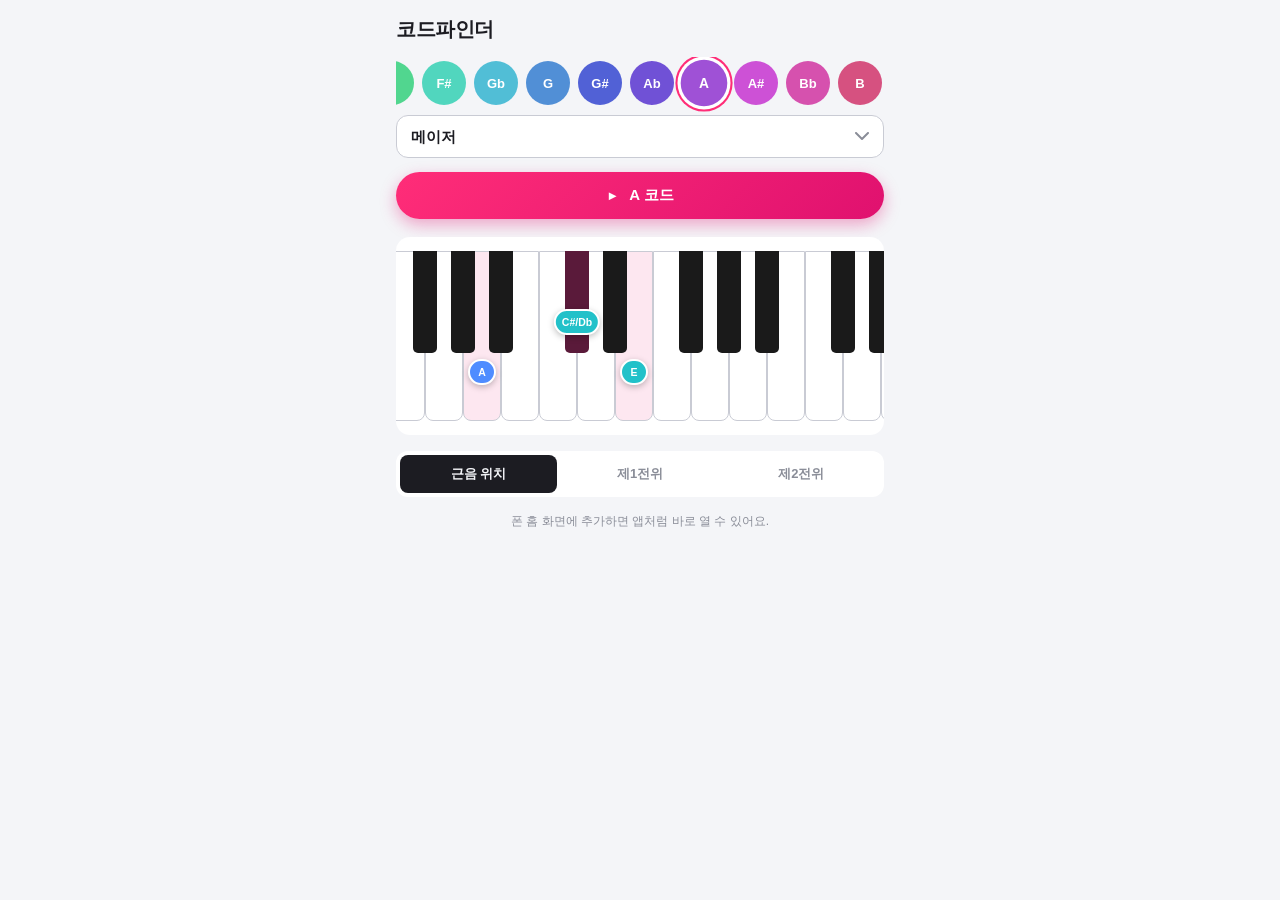
<file: index.html>
<!doctype html>
<html lang="ko">
<head>
<meta charset="utf-8">
<meta name="viewport" content="width=device-width, initial-scale=1, maximum-scale=1, viewport-fit=cover">
<meta name="theme-color" content="#e0116f">
<meta name="mobile-web-app-capable" content="yes">
<meta name="apple-mobile-web-app-capable" content="yes">
<meta name="apple-mobile-web-app-status-bar-style" content="black-translucent">
<meta name="apple-mobile-web-app-title" content="코드파인더">
<meta name="description" content="루트음과 코드 종류를 고르면 피아노 건반 위에 코드 구성음을 보여주는 개인용 코드 뷰어">
<title>코드파인더</title>
<link rel="manifest" href="manifest.webmanifest">
<link rel="icon" href="icons/favicon-32.png" sizes="32x32" type="image/png">
<link rel="apple-touch-icon" href="icons/apple-touch-icon.png">
<link rel="stylesheet" href="styles.css">
</head>
<body>
  <main class="app">
    <header class="app-header">
      <h1>코드파인더</h1>
      <button id="installBtn" class="install-btn" hidden>홈 화면에 추가</button>
    </header>

    <section class="roots" id="roots" aria-label="루트음 선택"></section>

    <section class="chordType">
      <select id="chordType" aria-label="코드 종류 선택"></select>
    </section>

    <button id="playBtn" class="play-banner" type="button">
      <span class="play-icon" aria-hidden="true">&#9658;</span>
      <span id="chordLabel">코드를 연주하세요</span>
    </button>

    <section class="pianoWrap">
      <div class="pianoScroll" id="pianoScroll">
        <div class="piano" id="piano"></div>
      </div>
    </section>

    <section class="inversions" id="inversions" role="tablist" aria-label="전위 선택"></section>

    <p class="hint">폰 홈 화면에 추가하면 앱처럼 바로 열 수 있어요.</p>
  </main>

  <script src="app.js"></script>
</body>
</html>
</file>
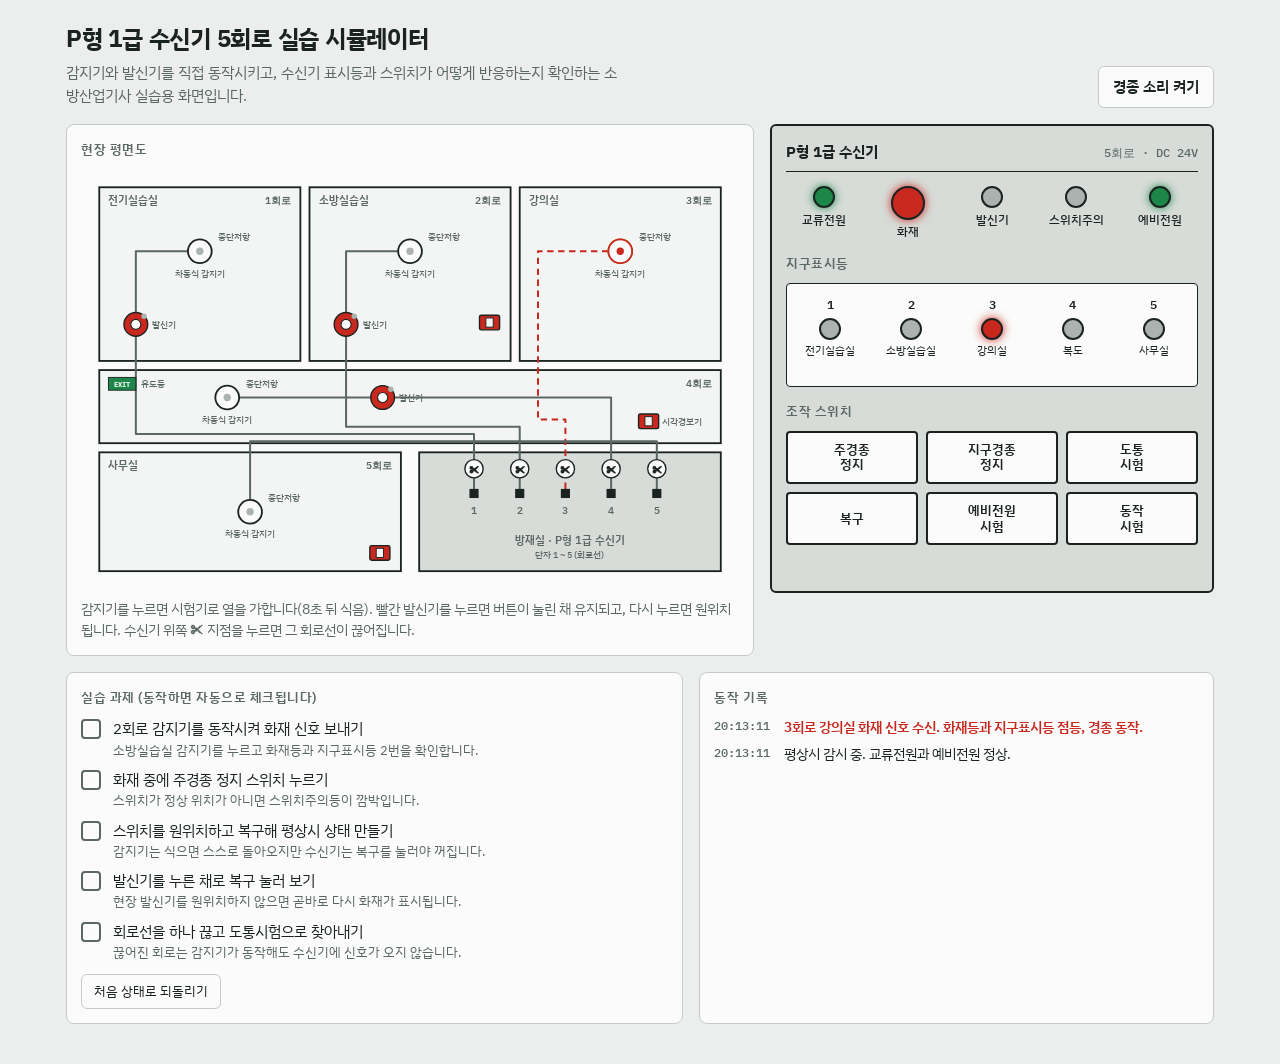
<file: fire-receiver-sim/index.html>
<!DOCTYPE html>
<html lang="ko">
<head>
<meta charset="utf-8">
<meta name="viewport" content="width=device-width, initial-scale=1">
<title>P형 수신기 실습 시뮬레이터</title>
<link rel="preconnect" href="https://fonts.googleapis.com">
<link href="https://fonts.googleapis.com/css2?family=IBM+Plex+Sans+KR:wght@400;500;600;700&family=IBM+Plex+Mono:wght@500;600&display=swap" rel="stylesheet">
<style>
/* layout: 왼쪽 평면도(현장) + 오른쪽 수신기(방재실), 아래에 실습 과제와 동작 기록 */
:root{
  --bg:#eceeed; --surface:#fafbfa; --panel:#d7dcd9; --ink:#1b2321; --muted:#5a6763; --line:#c5ccc8;
  --fire:#c8281e; --ok:#1c8748; --warn:#b97c00; --lamp-off:#aab3af; --room:#f3f5f4;
  --font-body:"IBM Plex Sans KR","Apple SD Gothic Neo","Malgun Gothic",sans-serif;
  --font-mono:"IBM Plex Mono",ui-monospace,Consolas,monospace;
}
@media (prefers-color-scheme: dark){
  :root:not([data-theme="light"]){
    --bg:#131817; --surface:#1c2322; --panel:#283130; --ink:#e5ebe9; --muted:#98a6a1; --line:#34413d;
    --fire:#ff5a4d; --ok:#3fcf7f; --warn:#f0b429; --lamp-off:#4a5653; --room:#202827; color-scheme:dark;
  }
}
:root[data-theme="dark"]{
  --bg:#131817; --surface:#1c2322; --panel:#283130; --ink:#e5ebe9; --muted:#98a6a1; --line:#34413d;
  --fire:#ff5a4d; --ok:#3fcf7f; --warn:#f0b429; --lamp-off:#4a5653; --room:#202827; color-scheme:dark;
}
*{box-sizing:border-box}
html,body{margin:0}
body{background:var(--bg);color:var(--ink);font-family:var(--font-body);font-size:15px;line-height:1.55}
.wrap{max-width:1180px;margin:0 auto;padding:20px 16px 40px;display:flex;flex-direction:column;gap:16px}
header{display:flex;flex-wrap:wrap;gap:12px 24px;align-items:flex-end;justify-content:space-between}
h1{margin:0;font-size:24px;font-weight:700;letter-spacing:-.01em;text-wrap:balance}
header p{margin:4px 0 0;color:var(--muted);max-width:62ch}
h2{margin:0 0 10px;font-size:13px;font-weight:600;color:var(--muted);letter-spacing:.04em}
button{font:inherit;color:inherit;cursor:pointer}
button:focus-visible,[tabindex]:focus-visible{outline:2px solid var(--ink);outline-offset:2px}
.sound{border:1px solid var(--line);background:var(--surface);border-radius:6px;padding:8px 14px;font-weight:600}
.sound[aria-pressed="true"]{border-color:var(--ok);color:var(--ok)}
.main{display:grid;grid-template-columns:minmax(0,1.55fr) minmax(300px,1fr);gap:16px;align-items:start}
.card{background:var(--surface);border:1px solid var(--line);border-radius:8px;padding:14px}
.plan svg{display:block;width:100%;height:auto}
.hint{margin:10px 0 0;color:var(--muted);font-size:13.5px}
/* svg */
.room{fill:var(--room);stroke:var(--ink);stroke-width:2}
.rlabel{font:600 12px var(--font-body);fill:var(--muted)}
.zno{font:600 11px var(--font-mono);fill:var(--muted)}
.wire{fill:none;stroke:var(--muted);stroke-width:2.2;stroke-linejoin:round}
.wire.live{stroke:var(--fire);stroke-dasharray:7 5;animation:flow .5s linear infinite}
.wire.cut{stroke:var(--lamp-off);stroke-dasharray:2 5}
@keyframes flow{to{stroke-dashoffset:-12}}
.dev{cursor:pointer}
.det-body{fill:var(--surface);stroke:var(--ink);stroke-width:2}
.det-led{fill:var(--lamp-off)}
.det.on .det-led{fill:var(--fire)}
.det.on .det-body{stroke:var(--fire)}
.heat{fill:none;stroke:var(--warn);stroke-width:2;opacity:0}
.det.heating .heat{opacity:1;animation:pulse .9s ease-out infinite}
@keyframes pulse{from{r:13;opacity:.9}to{r:26;opacity:0}}
.mcp-body{fill:var(--fire);stroke:var(--ink);stroke-width:1.5}
.mcp-btn{fill:#fff;stroke:var(--ink);stroke-width:1.2}
.mcp.on .mcp-btn{fill:#3a3a3a}
.mcp-led{fill:var(--lamp-off)}
.mcp.on .mcp-led{fill:#ffd23f}
.cutpt circle{fill:var(--surface);stroke:var(--ink);stroke-width:1.5}
.cutpt text{font:600 11px var(--font-mono);fill:var(--ink);text-anchor:middle;dominant-baseline:central;pointer-events:none}
.cutpt.cut circle{fill:var(--warn)}
.term{fill:var(--ink)}
.strobe-body{fill:var(--fire);stroke:var(--ink);stroke-width:1.5}
.strobe-lens{fill:#f4f4f4;stroke:var(--ink);stroke-width:1}
.strobe.on .strobe-lens{animation:flash .5s steps(1) infinite}
@keyframes flash{0%{fill:#fff;filter:drop-shadow(0 0 7px #fff)}50%{fill:#9a9a9a;filter:none}}
.exit{fill:var(--ok);stroke:var(--ink);stroke-width:1}
.exit-t{font:700 8px var(--font-mono);fill:#fff;text-anchor:middle}
.small{font:500 10px var(--font-body);fill:var(--muted)}
.rcv-box{fill:var(--panel);stroke:var(--ink);stroke-width:2}
/* receiver */
.rcv{background:var(--panel);border:2px solid var(--ink);border-radius:6px;padding:14px;display:flex;flex-direction:column;gap:14px}
.plate{display:flex;justify-content:space-between;align-items:baseline;gap:8px;border-bottom:1px solid var(--ink);padding-bottom:8px}
.plate b{font-size:15px}
.plate span{font:500 12px var(--font-mono);color:var(--muted)}
.lamps{display:grid;grid-template-columns:repeat(5,1fr);gap:8px}
.lamp{display:flex;flex-direction:column;align-items:center;gap:5px;font-size:11.5px;text-align:center;line-height:1.25;font-weight:500}
.bulb{width:22px;height:22px;border-radius:50%;background:var(--lamp-off);border:2px solid var(--ink)}
.bulb.red.on{background:var(--fire);box-shadow:0 0 10px var(--fire)}
.bulb.green.on{background:var(--ok);box-shadow:0 0 8px var(--ok)}
.bulb.amber.on{background:var(--warn);box-shadow:0 0 8px var(--warn)}
.bulb.blink.on{animation:blink .7s steps(1) infinite}
@keyframes blink{50%{background:var(--lamp-off);box-shadow:none}}
.fire-big .bulb{width:34px;height:34px}
.zones{display:grid;grid-template-columns:repeat(5,1fr);gap:6px;background:var(--surface);border:1px solid var(--ink);border-radius:4px;padding:10px 6px}
.zone{display:flex;flex-direction:column;align-items:center;gap:4px;font-size:11px;text-align:center;line-height:1.2}
.zone .n{font:600 12px var(--font-mono)}
.cont{font:600 10.5px var(--font-mono);height:14px;color:var(--muted)}
.cont.good{color:var(--ok)} .cont.bad{color:var(--fire)}
.sw{display:grid;grid-template-columns:repeat(3,1fr);gap:8px}
.sw button{background:var(--surface);border:2px solid var(--ink);border-radius:4px;padding:9px 4px;font-size:12.5px;font-weight:600;line-height:1.25;min-height:52px}
.sw button[aria-pressed="true"]{background:var(--ink);color:var(--surface)}
.sw button:active{transform:translateY(1px)}
.meter{font:600 12px var(--font-mono);text-align:right;color:var(--muted);min-height:18px}
.meter.good{color:var(--ok)}
/* bottom */
.bottom{display:grid;grid-template-columns:minmax(0,1.2fr) minmax(0,1fr);gap:16px}
ol.tasks{margin:0;padding:0;list-style:none;display:flex;flex-direction:column;gap:8px}
.tasks li{display:grid;grid-template-columns:22px 1fr;gap:10px;align-items:start}
.tick{width:20px;height:20px;border:2px solid var(--muted);border-radius:4px;margin-top:2px;display:grid;place-items:center;font:700 13px var(--font-mono);color:transparent}
.tasks li.done .tick{background:var(--ok);border-color:var(--ok);color:#fff}
.tasks li.done{color:var(--muted)}
.tasks small{display:block;color:var(--muted);font-size:12.5px}
#log{margin:0;padding:0;list-style:none;font-size:13.5px;display:flex;flex-direction:column;gap:6px;min-height:150px}
#log li{display:grid;grid-template-columns:62px 1fr;gap:8px}
#log time{font:500 12px var(--font-mono);color:var(--muted);padding-top:1px}
#log li.alarm{color:var(--fire);font-weight:600}
.reset{margin-top:12px;background:none;border:1px solid var(--line);border-radius:6px;padding:6px 12px;font-size:13px}
@media (max-width:860px){.main,.bottom{grid-template-columns:1fr}}
@media (prefers-reduced-motion:reduce){.wire.live,.det.heating .heat,.strobe.on .strobe-lens,.bulb.blink.on{animation:none}}
</style>
</head>
<body>
<div class="wrap">
  <header>
    <div>
      <h1>P형 1급 수신기 5회로 실습 시뮬레이터</h1>
      <p>감지기와 발신기를 직접 동작시키고, 수신기 표시등과 스위치가 어떻게 반응하는지 확인하는 소방산업기사 실습용 화면입니다.</p>
    </div>
    <button class="sound" id="soundBtn" aria-pressed="false">경종 소리 켜기</button>
  </header>

  <div class="main">
    <section class="card plan" aria-label="현장 평면도">
      <h2>현장 평면도</h2>
      <svg id="plan" viewBox="0 0 720 460" role="img" aria-label="5개 경계구역 평면도와 배선"></svg>
      <p class="hint">감지기를 누르면 시험기로 열을 가합니다(8초 뒤 식음). 빨간 발신기를 누르면 버튼이 눌린 채 유지되고, 다시 누르면 원위치됩니다. 수신기 위쪽 ✂ 지점을 누르면 그 회로선이 끊어집니다.</p>
    </section>

    <section class="rcv" aria-label="수신기">
      <div class="plate"><b>P형 1급 수신기</b><span>5회로 · DC 24V</span></div>
      <div class="lamps">
        <div class="lamp"><span class="bulb green on" id="lAc"></span>교류전원</div>
        <div class="lamp fire-big"><span class="bulb red" id="lFire"></span>화재</div>
        <div class="lamp"><span class="bulb red" id="lMcp"></span>발신기</div>
        <div class="lamp"><span class="bulb amber blink" id="lSw"></span>스위치주의</div>
        <div class="lamp"><span class="bulb green on" id="lBat"></span>예비전원</div>
      </div>
      <div>
        <h2>지구표시등</h2>
        <div class="zones" id="zones"></div>
      </div>
      <div>
        <h2>조작 스위치</h2>
        <div class="sw">
          <button id="sMain" aria-pressed="false">주경종<br>정지</button>
          <button id="sZone" aria-pressed="false">지구경종<br>정지</button>
          <button id="sCont" aria-pressed="false">도통<br>시험</button>
          <button id="sReset">복구</button>
          <button id="sBat">예비전원<br>시험</button>
          <button id="sTest">동작<br>시험</button>
        </div>
      </div>
      <div class="meter" id="meter" aria-live="polite"></div>
    </section>
  </div>

  <div class="bottom">
    <section class="card">
      <h2>실습 과제 (동작하면 자동으로 체크됩니다)</h2>
      <ol class="tasks" id="tasks"></ol>
      <button class="reset" id="resetAll">처음 상태로 되돌리기</button>
    </section>
    <section class="card">
      <h2>동작 기록</h2>
      <ul id="log" aria-live="polite"></ul>
    </section>
  </div>
</div>

<script>
const NS="http://www.w3.org/2000/svg";
const Z=[
 {name:"전기실습실",room:[20,20,220,190],det:[130,90],mcp:[60,170],wire:"M430,350 V290 H60 V90 H130",tx:430},
 {name:"소방실습실",room:[250,20,220,190],det:[360,90],mcp:[290,170],wire:"M480,350 V282 H290 V90 H360",tx:480},
 {name:"강의실",room:[480,20,220,190],det:[590,90],mcp:null,wire:"M530,350 V274 H500 V90 H590",tx:530},
 {name:"복도",room:[20,220,680,80],det:[160,250],mcp:[330,250],wire:"M580,350 V250 H160",tx:580},
 {name:"사무실",room:[20,310,330,130],det:[185,375],mcp:null,wire:"M630,350 V298 H185 V375",tx:630},
];
const st={heat:[0,0,0,0,0],pressed:[0,0,0,0,0],cut:[0,0,0,0,0],latched:[0,0,0,0,0],mainStop:false,zoneStop:false,cont:false,sound:false};
const done=[0,0,0,0,0];
const TASKS=[
 ["2회로 감지기를 동작시켜 화재 신호 보내기","소방실습실 감지기를 누르고 화재등과 지구표시등 2번을 확인합니다."],
 ["화재 중에 주경종 정지 스위치 누르기","스위치가 정상 위치가 아니면 스위치주의등이 깜박입니다."],
 ["스위치를 원위치하고 복구해 평상시 상태 만들기","감지기는 식으면 스스로 돌아오지만 수신기는 복구를 눌러야 꺼집니다."],
 ["발신기를 누른 채로 복구 눌러 보기","현장 발신기를 원위치하지 않으면 곧바로 다시 화재가 표시됩니다."],
 ["회로선을 하나 끊고 도통시험으로 찾아내기","끊어진 회로는 감지기가 동작해도 수신기에 신호가 오지 않습니다."],
];
const $=id=>document.getElementById(id);
function el(tag,attrs,parent){const e=document.createElementNS(NS,tag);for(const k in attrs)e.setAttribute(k,attrs[k]);if(parent)parent.appendChild(e);return e}
function txt(parent,x,y,cls,s,anchor){const t=el("text",{x,y,class:cls},parent);if(anchor)t.setAttribute("text-anchor",anchor);t.textContent=s;return t}
function clickable(g,label,fn){g.setAttribute("tabindex","0");g.setAttribute("role","button");g.setAttribute("aria-label",label);g.addEventListener("click",fn);g.addEventListener("keydown",e=>{if(e.key==="Enter"||e.key===" "){e.preventDefault();fn()}})}

// ---------- 평면도 그리기
const svg=$("plan"),wires=[],dets=[],mcps=[],cuts=[],strobes=[];
Z.forEach((z,i)=>{const [x,y,w,h]=z.room;el("rect",{x,y,width:w,height:h,class:"room"},svg);
  txt(svg,x+10,y+18,"rlabel",z.name);txt(svg,x+w-10,y+18,"zno",(i+1)+"회로","end")});
el("rect",{x:370,y:310,width:330,height:130,class:"rcv-box"},svg);
txt(svg,535,410,"rlabel","방재실 · P형 1급 수신기","middle");
txt(svg,535,426,"small","단자 1 ~ 5 (회로선)","middle");
Z.forEach((z,i)=>{wires[i]=el("path",{d:z.wire,class:"wire"},svg)});
Z.forEach((z,i)=>{
  el("rect",{x:z.tx-5,y:350,width:10,height:10,class:"term"},svg);txt(svg,z.tx,378,"zno",i+1,"middle");
  const c=el("g",{class:"cutpt dev"},svg);el("circle",{cx:z.tx,cy:328,r:10},c);txt(c,z.tx,328,"","✂");
  clickable(c,(i+1)+"회로 회로선 끊기 또는 다시 잇기",()=>toggleCut(i));cuts[i]=c;
  const [dx,dy]=z.det,d=el("g",{class:"det dev"},svg);
  el("circle",{cx:dx,cy:dy,r:13,class:"heat"},d);el("circle",{cx:dx,cy:dy,r:13,class:"det-body"},d);el("circle",{cx:dx,cy:dy,r:4,class:"det-led"},d);
  txt(svg,dx,dy+28,"small","차동식 감지기","middle");txt(svg,dx+20,dy-12,"small","종단저항");
  clickable(d,(i+1)+"회로 감지기에 열 가하기",()=>heat(i));dets[i]=d;
  if(z.mcp){const [mx,my]=z.mcp,m=el("g",{class:"mcp dev"},svg);
    el("circle",{cx:mx,cy:my,r:13,class:"mcp-body"},m);el("circle",{cx:mx,cy:my,r:5.5,class:"mcp-btn"},m);el("circle",{cx:mx+9,cy:my-9,r:3,class:"mcp-led"},m);
    txt(svg,mx+18,my+4,"small","발신기");clickable(m,(i+1)+"회로 발신기 누르기 또는 원위치",()=>press(i));mcps[i]=m}
});
[[436,160],[610,268],[316,412]].forEach(([x,y])=>{const g=el("g",{class:"strobe"},svg);el("rect",{x,y,width:22,height:16,rx:2,class:"strobe-body"},g);el("rect",{x:x+7,y:y+3,width:8,height:10,class:"strobe-lens"},g);strobes.push(g)});
txt(svg,636,280,"small","시각경보기");
el("rect",{x:30,y:228,width:30,height:14,class:"exit"},svg);txt(svg,45,238,"exit-t","EXIT");txt(svg,66,239,"small","유도등");

// ---------- 수신기 지구표시등, 과제
Z.forEach((z,i)=>{const d=document.createElement("div");d.className="zone";
  d.innerHTML='<span class="n">'+(i+1)+'</span><span class="bulb red" id="zl'+i+'"></span><span>'+z.name+'</span><span class="cont" id="zc'+i+'"></span>';$("zones").appendChild(d)});
TASKS.forEach((t,i)=>{const li=document.createElement("li");li.id="t"+i;li.innerHTML='<span class="tick">✓</span><span>'+t[0]+'<small>'+t[1]+'</small></span>';$("tasks").appendChild(li)});

// ---------- 동작 로직
const input=i=>(st.heat[i]||st.pressed[i])&&!st.cut[i];
const anyFire=()=>st.latched.some(Boolean);
function log(msg,alarm){const li=document.createElement("li");if(alarm)li.className="alarm";const t=new Date();
  const hh=n=>String(n).padStart(2,"0");li.innerHTML="<time>"+hh(t.getHours())+":"+hh(t.getMinutes())+":"+hh(t.getSeconds())+"</time><span></span>";
  li.lastChild.textContent=msg;const ul=$("log");ul.prepend(li);while(ul.children.length>7)ul.lastChild.remove()}
function scan(){Z.forEach((z,i)=>{if(input(i)&&!st.latched[i]){st.latched[i]=1;log((i+1)+"회로 "+z.name+" 화재 신호 수신. 화재등과 지구표시등 점등, 경종 동작.",true)}});render()}
const timers=[];
function heat(i){st.heat[i]=1;clearTimeout(timers[i]);
  if(st.cut[i])log((i+1)+"회로 감지기가 동작했지만 회로선이 끊어져 수신기에 신호가 오지 않습니다.");
  timers[i]=setTimeout(()=>{st.heat[i]=0;log((i+1)+"회로 감지기가 식어 스스로 복귀했습니다. 수신기는 복구 전까지 화재 표시를 유지합니다.");scan()},8000);scan()}
function press(i){st.pressed[i]=st.pressed[i]?0:1;
  log((i+1)+"회로 발신기 "+(st.pressed[i]?"누름. 발신기 응답등 점등.":"원위치."));
  if(st.pressed[i]&&st.cut[i])log((i+1)+"회로는 회로선이 끊어져 발신기 신호가 전달되지 않습니다.");scan()}
function toggleCut(i){st.cut[i]=st.cut[i]?0:1;log((i+1)+"회로 회로선 "+(st.cut[i]?"단선. 평상시에는 수신기에 아무 표시도 나타나지 않습니다.":"다시 연결."));scan()}
function toggle(key,name){st[key]=!st[key];log(name+" 스위치 "+(st[key]?"누름.":"원위치."));scan()}
$("sMain").onclick=()=>toggle("mainStop","주경종 정지");
$("sZone").onclick=()=>toggle("zoneStop","지구경종 정지");
$("sCont").onclick=()=>toggle("cont","도통시험");
$("sReset").onclick=()=>{const had=anyFire();st.latched=st.latched.map((_,i)=>input(i)?1:0);
  if(st.pressed.some((p,i)=>p&&!st.cut[i])){done[3]=1;log("복구했지만 발신기가 눌린 채라 다시 화재가 표시됩니다. 현장 발신기를 먼저 원위치하세요.",true)}
  else if(anyFire())log("복구했지만 감지기가 아직 동작 중이라 다시 화재가 표시됩니다.",true)
  else log(had?"복구 완료. 화재 표시가 꺼졌습니다.":"복구 스위치 누름. 표시된 화재가 없습니다.");
  if(done[0]&&!anyFire()&&!st.mainStop&&!st.zoneStop&&!st.cont)done[2]=1;render()};
$("sBat").onclick=()=>{const m=$("meter");m.textContent="예비전원 24.6V · 정상";m.className="meter good";log("예비전원시험: 축전지 전압 정상.");setTimeout(()=>{m.textContent="";m.className="meter"},2500)};
$("sTest").onclick=()=>{log("동작시험: 1~5회로 지구표시등을 차례로 점등해 확인합니다.");
  Z.forEach((_,i)=>setTimeout(()=>{$("zl"+i).classList.add("on");setTimeout(render,350)},i*400))};
$("resetAll").onclick=()=>{timers.forEach(clearTimeout);for(const k of["heat","pressed","cut","latched"])st[k]=[0,0,0,0,0];
  st.mainStop=st.zoneStop=st.cont=false;done.fill(0);$("log").innerHTML="";log("처음 상태로 되돌렸습니다. 평상시 감시 중.");render()};

function render(){const fire=anyFire();
  if(st.latched[1])done[0]=1;
  if(fire&&st.mainStop)done[1]=1;
  if(st.cont&&st.cut.some(Boolean))done[4]=1;
  Z.forEach((z,i)=>{
    wires[i].setAttribute("class","wire"+(st.cut[i]?" cut":input(i)?" live":""));
    dets[i].setAttribute("class","det dev"+(st.heat[i]?" on heating":""));
    if(mcps[i])mcps[i].setAttribute("class","mcp dev"+(st.pressed[i]?" on":""));
    cuts[i].setAttribute("class","cutpt dev"+(st.cut[i]?" cut":""));
    $("zl"+i).classList.toggle("on",!!st.latched[i]);
    const c=$("zc"+i);c.textContent=st.cont?(st.cut[i]?"단선":"정상"):"";c.className="cont"+(st.cont?(st.cut[i]?" bad":" good"):"")});
  strobes.forEach(s=>s.setAttribute("class","strobe"+(fire?" on":"")));
  $("lFire").classList.toggle("on",fire);
  $("lMcp").classList.toggle("on",st.pressed.some((p,i)=>p&&!st.cut[i]));
  $("lSw").classList.toggle("on",st.mainStop||st.zoneStop||st.cont);
  $("sMain").setAttribute("aria-pressed",st.mainStop);$("sZone").setAttribute("aria-pressed",st.zoneStop);$("sCont").setAttribute("aria-pressed",st.cont);
  done.forEach((d,i)=>$("t"+i).classList.toggle("done",!!d))}

// ---------- 경종 소리 (Web Audio)
let ctx=null;
function strike(freq,vol){if(!ctx)return;const t=ctx.currentTime;[1,2.76,5.4].forEach((m,k)=>{const o=ctx.createOscillator(),g=ctx.createGain();
  o.type="sine";o.frequency.value=freq*m;g.gain.setValueAtTime(vol/(k+1),t);g.gain.exponentialRampToValueAtTime(.0005,t+.22);
  o.connect(g).connect(ctx.destination);o.start(t);o.stop(t+.25)})}
setInterval(()=>{if(!st.sound||!ctx||!anyFire())return;if(!st.mainStop)strike(880,.09);if(!st.zoneStop)strike(1320,.05)},125);
$("soundBtn").onclick=()=>{try{if(!ctx)ctx=new (window.AudioContext||window.webkitAudioContext)();ctx.resume();st.sound=!st.sound}catch(e){st.sound=false}
  $("soundBtn").setAttribute("aria-pressed",st.sound);$("soundBtn").textContent=st.sound?"경종 소리 끄기":"경종 소리 켜기"};

log("평상시 감시 중. 교류전원과 예비전원 정상.");
// 열었을 때 바로 동작 모습이 보이도록 예시 상황(3회로 화재)으로 시작
heat(2);
</script>
</body>
</html>
</file>
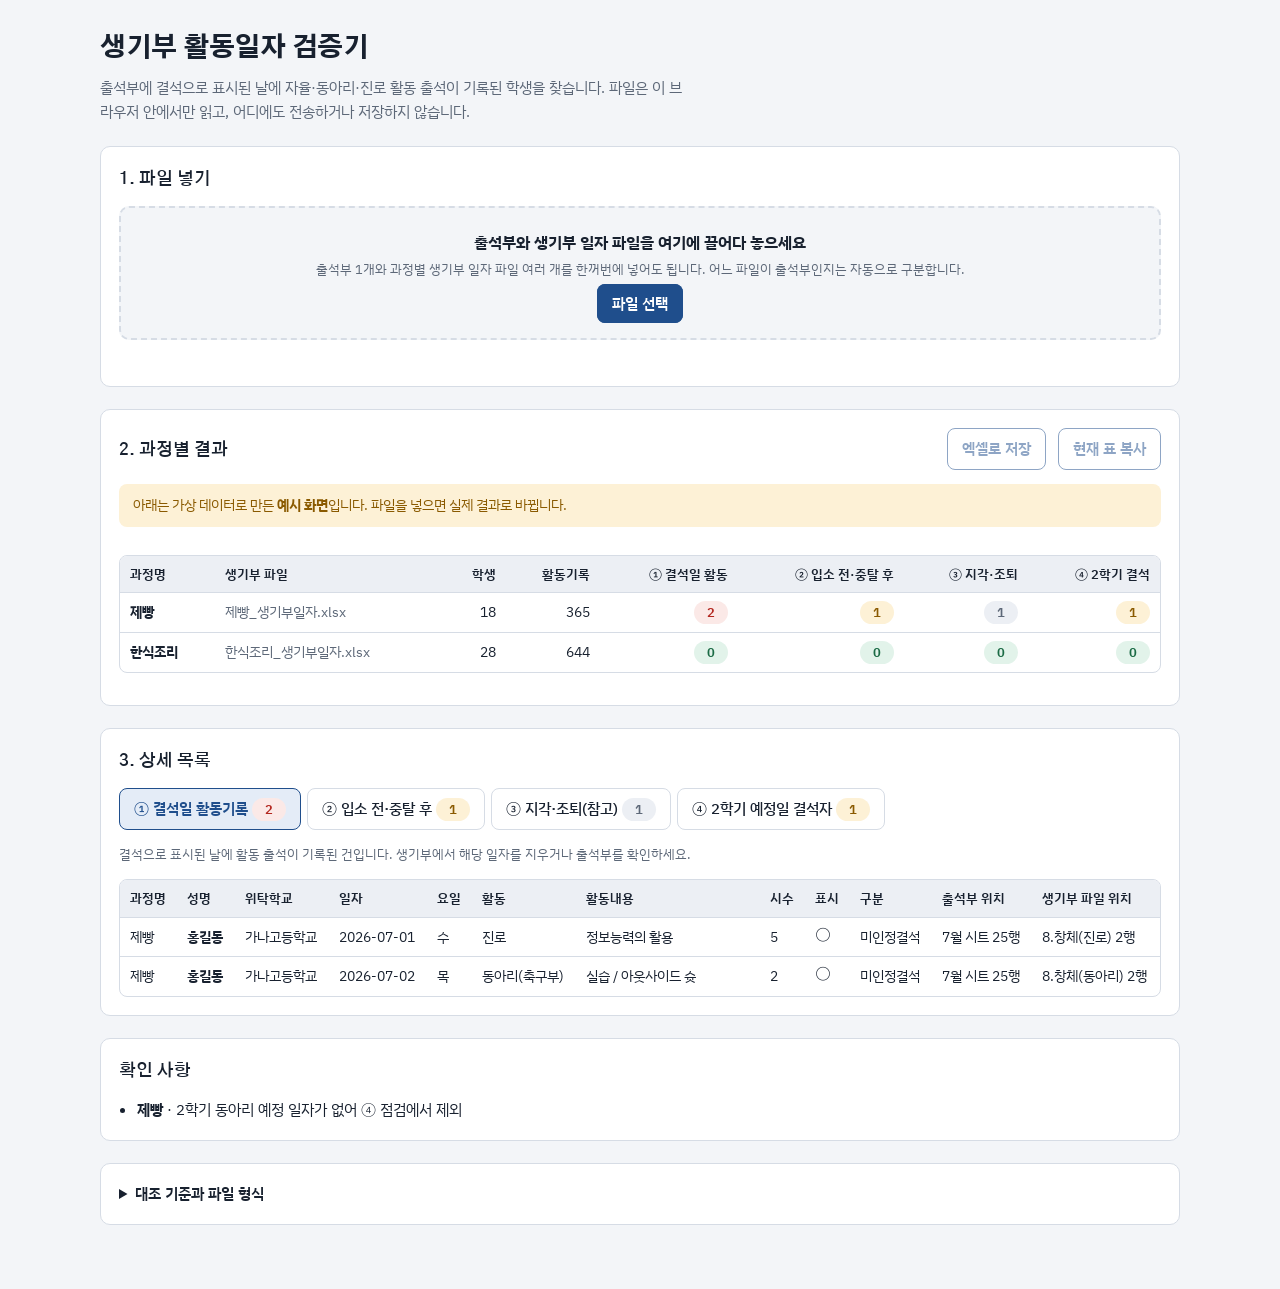
<file: saengibu-check/index.html>
<!DOCTYPE html>
<html lang="ko">
<head>
<meta charset="utf-8">
<meta name="viewport" content="width=device-width, initial-scale=1">
<title>생기부 활동일자 검증기</title>
<link rel="preconnect" href="https://fonts.googleapis.com">
<link href="https://fonts.googleapis.com/css2?family=Gothic+A1:wght@600;800&family=IBM+Plex+Sans+KR:wght@400;500;600&display=swap" rel="stylesheet">
<style>
/* 레이아웃: 위에서 아래로 한 줄 — 파일 넣기 → 과정별 요약 → 유형별 상세 표. 출석부의 남색 잉크와 결석 표시의 붉은색을 기준색으로 사용 */
:root{
  --bg:#f3f5f8; --surface:#ffffff; --ink:#18212f; --muted:#5d6878; --line:#d6dce5;
  --accent:#1f4e8c; --accent-soft:#e4ecf7;
  --bad:#b3261e; --bad-soft:#fbe9e7; --warn:#8a5a00; --warn-soft:#fdf1d6; --ok:#1b6b45; --ok-soft:#e2f3ea; --info-soft:#eceff4;
  --display:"Gothic A1","Malgun Gothic","Apple SD Gothic Neo",sans-serif;
  --body:"IBM Plex Sans KR","Malgun Gothic","Apple SD Gothic Neo",sans-serif;
}
@media (prefers-color-scheme:dark){
  :root:not([data-theme="light"]){
    --bg:#11161e; --surface:#1a212c; --ink:#e8edf4; --muted:#9aa6b6; --line:#2e3948;
    --accent:#8db4ee; --accent-soft:#1f2f47;
    --bad:#ff8a80; --bad-soft:#3a1f1e; --warn:#f2c462; --warn-soft:#3a2f17; --ok:#7fd3a6; --ok-soft:#183326; --info-soft:#232c39;
    color-scheme:dark;
  }
}
:root[data-theme="dark"]{
  --bg:#11161e; --surface:#1a212c; --ink:#e8edf4; --muted:#9aa6b6; --line:#2e3948;
  --accent:#8db4ee; --accent-soft:#1f2f47;
  --bad:#ff8a80; --bad-soft:#3a1f1e; --warn:#f2c462; --warn-soft:#3a2f17; --ok:#7fd3a6; --ok-soft:#183326; --info-soft:#232c39;
  color-scheme:dark;
}
*{box-sizing:border-box}
html,body{margin:0}
body{background:var(--bg);color:var(--ink);font-family:var(--body);font-size:15px;line-height:1.6}
main{max-width:1120px;margin:0 auto;padding:28px 20px 64px;display:flex;flex-direction:column;gap:22px}
h1{font-family:var(--display);font-weight:800;font-size:26px;margin:0;letter-spacing:-.01em;text-wrap:balance}
h2{font-family:var(--display);font-weight:600;font-size:17px;margin:0;text-wrap:balance}
p{margin:0}
.lead{color:var(--muted);max-width:65ch;margin-top:6px}
.card{background:var(--surface);border:1px solid var(--line);border-radius:10px;padding:18px;display:flex;flex-direction:column;gap:14px}
.row{display:flex;gap:12px;flex-wrap:wrap;align-items:center}
.between{justify-content:space-between}
.muted{color:var(--muted)} .small{font-size:13px}

.drop{border:2px dashed var(--line);border-radius:10px;padding:22px 18px;text-align:center;background:var(--bg);transition:border-color .15s,background .15s}
.drop.over{border-color:var(--accent);background:var(--accent-soft)}
.drop strong{display:block;font-size:16px;margin-bottom:4px}
button,.btn{font:inherit;font-weight:600;border-radius:8px;border:1px solid var(--accent);background:var(--accent);color:var(--surface);padding:8px 14px;cursor:pointer}
button.ghost,.btn.ghost{background:transparent;color:var(--accent)}
button.link{border:0;background:none;color:var(--muted);padding:2px 6px;font-weight:500;text-decoration:underline}
button:focus-visible,.btn:focus-visible,select:focus-visible,input:focus-visible+.btn{outline:3px solid var(--accent);outline-offset:2px}
button[disabled]{opacity:.5;cursor:default}
input[type=file]{position:absolute;width:1px;height:1px;opacity:0}
select{font:inherit;padding:5px 8px;border-radius:6px;border:1px solid var(--line);background:var(--surface);color:var(--ink);max-width:100%}

.scroll{overflow-x:auto;border:1px solid var(--line);border-radius:8px}
table{border-collapse:collapse;width:100%;font-size:14px;font-variant-numeric:tabular-nums}
th,td{padding:8px 10px;text-align:left;border-bottom:1px solid var(--line);white-space:nowrap;vertical-align:top}
td.wrap{white-space:normal;min-width:180px}
th{background:var(--info-soft);font-weight:600;font-size:13px;position:sticky;top:0}
tr:last-child td{border-bottom:0}
td.num,th.num{text-align:right}
.pill{display:inline-block;min-width:34px;text-align:center;padding:1px 9px;border-radius:999px;font-weight:600;font-size:13px}
.pill.bad{background:var(--bad-soft);color:var(--bad)} .pill.warn{background:var(--warn-soft);color:var(--warn)}
.pill.ok{background:var(--ok-soft);color:var(--ok)} .pill.info{background:var(--info-soft);color:var(--muted)}
.tag{font-size:12px;font-weight:600;padding:2px 8px;border-radius:5px;background:var(--accent-soft);color:var(--accent)}
.tag.act{background:var(--info-soft);color:var(--muted)}
.sym{font-size:16px;line-height:1}

.tabs{display:flex;gap:6px;flex-wrap:wrap}
.tabs button{background:transparent;color:var(--ink);border:1px solid var(--line);font-weight:500}
.tabs button[aria-selected="true"]{background:var(--accent-soft);border-color:var(--accent);color:var(--accent);font-weight:600}
.banner{border-radius:8px;padding:10px 14px;font-size:14px}
.banner.sample{background:var(--warn-soft);color:var(--warn)}
.banner.err{background:var(--bad-soft);color:var(--bad)}
.verdict{font-family:var(--display);font-weight:600;font-size:18px}
ul.notes{margin:0;padding-left:18px;display:flex;flex-direction:column;gap:3px}
details summary{cursor:pointer;font-weight:600}
details>div{margin-top:10px}
.empty{padding:22px;text-align:center;color:var(--muted)}
@media (max-width:520px){h1{font-size:22px} main{padding:20px 16px 48px}}
@media (prefers-reduced-motion:reduce){*{transition:none!important}}
</style>
</head>
<body>
<main>
  <header>
    <h1>생기부 활동일자 검증기</h1>
    <p class="lead">출석부에 결석으로 표시된 날에 자율·동아리·진로 활동 출석이 기록된 학생을 찾습니다. 파일은 이 브라우저 안에서만 읽고, 어디에도 전송하거나 저장하지 않습니다.</p>
  </header>

  <section class="card" aria-labelledby="h-files">
    <h2 id="h-files">1. 파일 넣기</h2>
    <div class="drop" id="drop">
      <strong>출석부와 생기부 일자 파일을 여기에 끌어다 놓으세요</strong>
      <p class="muted small">출석부 1개와 과정별 생기부 일자 파일 여러 개를 한꺼번에 넣어도 됩니다. 어느 파일이 출석부인지는 자동으로 구분합니다.</p>
      <p style="margin-top:12px"><input type="file" id="pick" accept=".xlsx,.xlsm,.xls" multiple><label for="pick" class="btn">파일 선택</label></p>
    </div>
    <div id="msg"></div>
    <div id="files"></div>
  </section>

  <section class="card" aria-labelledby="h-sum">
    <div class="row between">
      <h2 id="h-sum">2. 과정별 결과</h2>
      <div class="row">
        <button id="save" class="ghost" disabled>엑셀로 저장</button>
        <button id="copy" class="ghost" disabled>현재 표 복사</button>
      </div>
    </div>
    <div id="sampleNote"></div>
    <p class="verdict" id="verdict"></p>
    <div class="scroll"><table id="sum"></table></div>
    <p class="small muted" id="actionMsg" role="status"></p>
  </section>

  <section class="card" aria-labelledby="h-detail">
    <h2 id="h-detail">3. 상세 목록</h2>
    <div class="tabs" role="tablist" id="tabs"></div>
    <p class="small muted" id="tabDesc"></p>
    <div class="scroll" style="max-height:560px;overflow-y:auto"><table id="detail"></table></div>
  </section>

  <section class="card" id="warnCard" aria-labelledby="h-warn">
    <h2 id="h-warn">확인 사항</h2>
    <ul class="notes" id="warns"></ul>
  </section>

  <section class="card">
    <details>
      <summary>대조 기준과 파일 형식</summary>
      <div>
        <ul class="notes small">
          <li><b>출석부</b>: 「3월」「4월」처럼 월 이름으로 된 시트를 읽습니다. 학교별 블록에서 성명, 날짜별 표시, 오른쪽 비고의 과정명을 사용합니다.</li>
          <li><b>생기부 일자 파일</b>: 시트 이름의 괄호 안 글자(자율·동아리·진로)를 활동 종류로 봅니다. A열 이름, 그 오른쪽의 날짜 칸을 모두 활동 출석일로 읽습니다.</li>
          <li><b>학생 매칭</b>: 성명 + 과정명. 과정은 명단이 가장 많이 겹치는 과정으로 자동 선택하며 직접 바꿀 수 있습니다.</li>
          <li><b>① 결석일 활동기록</b>: ○ 미인정결석, ◍ 질병결석, ● 기타결석 표시일에 활동이 기록된 경우 — 수정 대상.</li>
          <li><b>② 입소 전·중탈 후</b>: 출석부 명단 시트(이름·직종·입소·중탈)의 입소일보다 앞서거나 중탈일보다 뒤인 활동 기록.</li>
          <li><b>③ 지각·조퇴(참고)</b>: ◇◈◆ 지각, □▧■ 조퇴, △▲ 결과 표시일의 활동 기록. 결석은 아니므로 참고용.</li>
          <li><b>④ 2학기 예정일 결석자</b>: 생기부 파일에서 이름 없이 적혀 있는 일자(2학기 예정)를 전원에게 적용한다고 볼 때 제외해야 하는 학생.</li>
          <li>출석부가 엑셀에서 열려 있으면 마지막으로 <b>저장한 내용</b>이 읽힙니다. 수정했다면 저장한 뒤 넣으세요.</li>
        </ul>
      </div>
    </details>
  </section>
</main>

<script src="./xlsx.full.min.js"></script>
<script>
/* 생기부 활동일자 ↔ 출석부 대조 로직 (브라우저·Node 공용) */
var Core = (function () {
  var ABS = { '○': '미인정결석', '◍': '질병결석', '●': '기타결석' };
  var OTH = { '◇': '미인정지각', '◈': '질병지각', '◆': '기타지각', '□': '미인정조퇴', '▧': '질병조퇴', '■': '기타조퇴', '△': '미인정결과', '▲': '기타결과' };
  var WD = '일월화수목금토';

  function norm(s) { return s == null ? '' : String(s).replace(/\s+/g, ''); }
  function str(c) { return c && c.t !== 'e' && c.v != null ? String(c.v).trim() : ''; }
  function pad(n) { return (n < 10 ? '0' : '') + n; }
  function iso(d) { return d.y + '-' + pad(d.m) + '-' + pad(d.d); }
  function weekday(d) { return WD[new Date(Date.UTC(d.y, d.m - 1, d.d)).getUTCDay()]; }
  function cmp(a, b) { return a.y - b.y || a.m - b.m || a.d - b.d; }

  function grid(XLSX, ws) {
    var out = [];
    if (!ws || !ws['!ref']) return out;
    var rg = XLSX.utils.decode_range(ws['!ref']);
    for (var r = 0; r <= rg.e.r; r++) {
      var row = [];
      for (var c = 0; c <= rg.e.c; c++) row.push(ws[XLSX.utils.encode_cell({ r: r, c: c })]);
      out.push(row);
    }
    return out;
  }

  /* 셀에서 날짜 읽기: 날짜 서식 숫자, 또는 "2026-03-11" / "5월 19일" 같은 문자 */
  function dateOf(XLSX, c, defYear) {
    if (!c || c.v == null || c.t === 'e') return null;
    if (c.t === 'n') {
      if (c.v > 30000 && c.v < 80000 && c.z && XLSX.SSF.is_date(String(c.z))) {
        var p = XLSX.SSF.parse_date_code(c.v);
        return p ? { y: p.y, m: p.m, d: p.d } : null;
      }
      return null;
    }
    if (c.t === 'd' && c.v instanceof Date) return { y: c.v.getFullYear(), m: c.v.getMonth() + 1, d: c.v.getDate() };
    if (c.t === 's') {
      var s = String(c.v).trim(), m;
      if ((m = s.match(/^(\d{4})\s*[-./년]\s*(\d{1,2})\s*[-./월]\s*(\d{1,2})\s*일?$/))) return { y: +m[1], m: +m[2], d: +m[3] };
      if (defYear && (m = s.match(/^(\d{1,2})\s*월\s*(\d{1,2})\s*일$/))) return { y: defYear, m: +m[1], d: +m[2] };
    }
    return null;
  }

  /* ---------- 출석부 ---------- */
  function parseAttendance(XLSX, wb) {
    var recs = [], year = null, months = [], info = {}, hasInfo = false;
    wb.SheetNames.forEach(function (sn) {
      var mm = sn.trim().match(/^(\d{1,2})월$/);
      if (!mm) return;
      var month = +mm[1], g = grid(XLSX, wb.Sheets[sn]);
      months.push(month);
      var ym = g.length && str(g[0][0]).match(/(\d{4})\s*년/);
      if (ym && !year) year = +ym[1];
      var school = null, daymap = null, bigo = null;
      for (var i = 0; i < g.length; i++) {
        var r = g[i], a = norm(str(r[0])), b = str(r[1]);
        if (a.indexOf('소속') === 0) { school = b; daymap = null; bigo = null; continue; }
        if (a === '번호') {
          for (var j = 6; j < r.length; j++) if (norm(str(r[j])) === '비고') bigo = j;
          continue;
        }
        if (!b && r[2] && Number(r[2].v) === 1) {
          daymap = {}; var prev = 0;
          for (var k = 2; k < Math.min(r.length, 40); k++) {
            var v = r[k] ? Number(r[k].v) : NaN;
            if (v === prev + 1) { daymap[k] = v; prev = v; } else break;
          }
          continue;
        }
        if (daymap && b && norm(b) !== '성명' && b.indexOf('귀하') < 0) {
          var marks = {};
          for (var col in daymap) { var s = str(r[col]); if (s) marks[daymap[col]] = s; }
          recs.push({ sheet: sn, month: month, school: school, name: b, course: bigo != null ? norm(str(r[bigo])) : '', marks: marks, row: i + 1 });
        }
      }
    });
    /* 명단 시트(이름·직종·입소·중탈) */
    wb.SheetNames.forEach(function (sn) {
      if (hasInfo) return;
      var ws = wb.Sheets[sn]; if (!ws || !ws['!ref']) return;
      var g = grid(XLSX, ws); if (!g.length) return;
      var h = g[0].map(function (c) { return norm(str(c)); });
      var ci = { name: h.indexOf('이름'), job: h.indexOf('직종'), ent: h.indexOf('입소'), out: h.indexOf('중탈'), school: h.indexOf('위탁학교') };
      if (ci.name < 0 || ci.job < 0 || (ci.ent < 0 && ci.out < 0)) return;
      hasInfo = true;
      for (var i = 1; i < g.length; i++) {
        var nm = str(g[i][ci.name]); if (!nm) continue;
        var key = nm + '|' + norm(str(g[i][ci.job]));
        (info[key] = info[key] || []).push({
          ent: ci.ent >= 0 ? dateOf(XLSX, g[i][ci.ent], year) : null,
          out: ci.out >= 0 ? dateOf(XLSX, g[i][ci.out], year) : null,
          entRaw: ci.ent >= 0 ? str(g[i][ci.ent]) : '', outRaw: ci.out >= 0 ? str(g[i][ci.out]) : ''
        });
      }
    });
    var courses = {};
    recs.forEach(function (r) { if (r.course) (courses[r.course] = courses[r.course] || {})[r.name] = 1; });
    return { recs: recs, year: year, months: months, info: info, hasInfo: hasInfo, courses: courses };
  }

  /* ---------- 생기부 일자 파일 ---------- */
  function parseActivity(XLSX, wb) {
    var acts = [], planned = {}, names = {}, noDate = [], sheets = [];
    wb.SheetNames.forEach(function (sn) {
      var g = grid(XLSX, wb.Sheets[sn]); if (g.length < 2) return;
      var km = sn.match(/\(([^)]+)\)/), kind = km ? km[1] : sn.trim();
      var isClub = kind.indexOf('동아리') >= 0, found = 0;
      for (var i = 1; i < g.length; i++) {
        var r = g[i], c0 = r[0], nm = c0 && c0.t === 's' ? String(c0.v).trim() : '';
        if (nm === '작성예시') continue;
        var dates = [];
        for (var j = 1; j < r.length; j++) { var d = dateOf(XLSX, r[j], null); if (d) dates.push([j, d]); }
        if (nm) {
          names[nm] = 1;
          if (!dates.length) { noDate.push({ sheet: sn, kind: kind, name: nm, row: i + 1 }); continue; }
          dates.forEach(function (p) {
            var j = p[0], txt = [];
            for (var k = j + 2; k <= j + (isClub ? 3 : 2) && k < r.length; k++) if (r[k] && r[k].t === 's') txt.push(String(r[k].v).trim());
            var club = isClub && r[1] && r[1].t === 's' ? String(r[1].v).trim() : '';
            acts.push({ kind: kind, club: club, name: nm, date: p[1], hours: r[j + 1] && r[j + 1].t === 'n' ? r[j + 1].v : '', content: txt.join(' / '), row: i + 1, sheet: sn });
            found++;
          });
        } else if (dates.length && (!c0 || c0.v == null || c0.v === '')) {
          planned[kind] = planned[kind] || {};
          dates.forEach(function (p) { planned[kind][iso(p[1])] = p[1]; });
        }
      }
      sheets.push({ name: sn, kind: kind, records: found });
    });
    return { acts: acts, planned: planned, names: names, noDate: noDate, sheets: sheets };
  }

  /* 명단이 가장 많이 겹치는 과정을 고르고, 동률이면 파일명에 들어 있는 과정 */
  function guessCourse(att, act, fileName) {
    var best = '', bestScore = -1, fn = norm(fileName);
    Object.keys(att.courses).forEach(function (c) {
      var n = 0; for (var nm in act.names) if (att.courses[c][nm]) n++;
      var score = n * 1000 + (fn.indexOf(c) >= 0 ? c.length : 0);
      if (score > bestScore) { bestScore = score; best = c; }
    });
    return bestScore > 0 ? best : '';
  }

  /* ---------- 대조 ---------- */
  function analyze(att, items) {
    var res = { conf: [], period: [], ref: [], sem2: [], summary: [], warnings: [] };
    var allCourses = {};
    att.recs.forEach(function (r) { (allCourses[r.name] = allCourses[r.name] || {})[r.course] = 1; });
    items.forEach(function (it) {
      var course = it.course, act = it.act;
      var rows = att.recs.filter(function (r) { return r.course === course; });
      var mk = {}, school = {}, perSheet = {}, dup = {}, roster = {};
      rows.forEach(function (r) {
        school[r.name] = r.school; roster[r.name] = 1;
        var k = r.sheet + '|' + r.name; perSheet[k] = (perSheet[k] || 0) + 1; if (perSheet[k] > 1) dup[r.name] = 1;
        for (var d in r.marks) { var key = r.name + '|' + r.month + '|' + d; (mk[key] = mk[key] || []).push({ s: r.marks[d], sheet: r.sheet, row: r.row }); }
      });
      var W = function (t) { res.warnings.push({ course: course, file: it.file, text: t }); };
      var onlyAtt = Object.keys(roster).filter(function (n) { return !act.names[n]; });
      var onlyAct = Object.keys(act.names).filter(function (n) { return !roster[n]; });
      if (onlyAtt.length) W('출석부에만 있는 학생: ' + onlyAtt.join(', '));
      if (onlyAct.length) W('생기부 파일에만 있는 학생(대조 제외): ' + onlyAct.join(', '));
      if (Object.keys(dup).length) W('같은 과정 안의 동명이인 — 직접 확인 필요: ' + Object.keys(dup).join(', '));
      var other = Object.keys(act.names).filter(function (n) { return roster[n] && Object.keys(allCourses[n]).length > 1; });
      if (other.length) W('다른 과정에 같은 이름이 있어 과정명으로 구분함: ' + other.join(', '));
      var unk = {};
      Object.keys(mk).forEach(function (k) { mk[k].forEach(function (x) { if (!ABS[x.s] && !OTH[x.s]) unk[x.s] = 1; }); });
      if (Object.keys(unk).length) W('범례에 없는 출석부 표시(대조 제외): ' + Object.keys(unk).join(' '));
      var nd = {}; act.noDate.forEach(function (x) { (nd[x.kind] = nd[x.kind] || []).push(x.name); });
      Object.keys(nd).forEach(function (k) { W(k + ' 일자가 없는 학생: ' + nd[k].join(', ')); });
      act.sheets.forEach(function (s) { if (!act.planned[s.kind]) W('2학기 ' + s.kind + ' 예정 일자가 없어 ④ 점검에서 제외'); });
      var wrongYear = 0, n = [0, 0, 0, 0];

      act.acts.forEach(function (a) {
        if (!roster[a.name]) return;
        if (att.year && a.date.y !== att.year) { wrongYear++; return; }
        var label = a.kind + (a.club ? '(' + a.club + ')' : '');
        (mk[a.name + '|' + a.date.m + '|' + a.date.d] || []).forEach(function (x) {
          var rec = { course: course, name: a.name, school: school[a.name] || '', date: iso(a.date), wd: weekday(a.date), act: label, content: a.content, hours: a.hours, sym: x.s, type: ABS[x.s] || OTH[x.s], attLoc: x.sheet + ' 시트 ' + x.row + '행', actLoc: a.sheet + ' ' + a.row + '행' };
          if (ABS[x.s]) { res.conf.push(rec); n[0]++; } else if (OTH[x.s]) { res.ref.push(rec); n[2]++; }
        });
        (att.info[a.name + '|' + course] || []).forEach(function (i) {
          var base = { course: course, name: a.name, school: school[a.name] || '', date: iso(a.date), wd: weekday(a.date), act: label, content: a.content };
          if (i.ent && cmp(a.date, i.ent) < 0) { base.type = '입소 전'; base.ref = iso(i.ent); res.period.push(base); n[1]++; }
          else if (i.out && cmp(a.date, i.out) > 0) { base.type = '중도탈락 후'; base.ref = iso(i.out); res.period.push(base); n[1]++; }
        });
      });
      if (wrongYear) W('출석부 연도(' + att.year + ')와 다른 연도의 활동 일자 ' + wrongYear + '건은 대조하지 않음');

      Object.keys(act.planned).forEach(function (kind) {
        Object.keys(act.planned[kind]).sort().forEach(function (k) {
          var d = act.planned[kind][k];
          if (att.year && d.y !== att.year) return;
          Object.keys(roster).forEach(function (nm) {
            (mk[nm + '|' + d.m + '|' + d.d] || []).forEach(function (x) {
              if (!ABS[x.s]) return;
              res.sem2.push({ course: course, name: nm, school: school[nm] || '', date: iso(d), wd: weekday(d), act: kind, sym: x.s, type: ABS[x.s], attLoc: x.sheet + ' 시트 ' + x.row + '행' }); n[3]++;
            });
          });
        });
      });
      res.summary.push({ course: course, file: it.file, students: Object.keys(roster).length, records: act.acts.length, conf: n[0], period: n[1], ref: n[2], sem2: n[3] });
    });
    var by = function (a, b) { return a.course.localeCompare(b.course, 'ko') || a.name.localeCompare(b.name, 'ko') || a.date.localeCompare(b.date); };
    res.conf.sort(by); res.period.sort(by); res.ref.sort(by); res.sem2.sort(by);
    return res;
  }

  var COLS = {
    conf: [['과정명', 'course'], ['성명', 'name'], ['위탁학교', 'school'], ['일자', 'date'], ['요일', 'wd'], ['활동', 'act'], ['활동내용', 'content'], ['시수', 'hours'], ['표시', 'sym'], ['구분', 'type'], ['출석부 위치', 'attLoc'], ['생기부 파일 위치', 'actLoc']],
    period: [['과정명', 'course'], ['성명', 'name'], ['위탁학교', 'school'], ['활동일자', 'date'], ['요일', 'wd'], ['활동', 'act'], ['활동내용', 'content'], ['구분', 'type'], ['기준일', 'ref']],
    sem2: [['과정명', 'course'], ['성명', 'name'], ['위탁학교', 'school'], ['예정일자', 'date'], ['요일', 'wd'], ['활동', 'act'], ['표시', 'sym'], ['구분', 'type'], ['출석부 위치', 'attLoc']]
  };
  COLS.ref = COLS.conf;

  function toWorkbook(XLSX, res, meta) {
    var wb = XLSX.utils.book_new();
    var sum = [['생기부 창체활동 일자 ↔ 출석부 결석 대조 결과'], [meta || ''], [],
      ['과정명', '생기부 파일', '학생 수', '활동기록 수', '① 결석일 활동기록', '② 입소전·중탈후', '③ 지각·조퇴(참고)', '④ 2학기 예정일 결석자']];
    res.summary.forEach(function (s) { sum.push([s.course, s.file, s.students, s.records, s.conf, s.period, s.ref, s.sem2]); });
    sum.push([], ['[확인 사항]']);
    res.warnings.forEach(function (w) { sum.push([w.course, w.text]); });
    var ws = XLSX.utils.aoa_to_sheet(sum); ws['!cols'] = [16, 28, 9, 12, 18, 16, 17, 20].map(function (w) { return { wch: w }; });
    XLSX.utils.book_append_sheet(wb, ws, '요약');
    [['conf', '1_결석일 활동기록'], ['period', '2_입소전·중탈후'], ['ref', '3_지각·조퇴(참고)'], ['sem2', '4_2학기 예정일 결석자']].forEach(function (t) {
      var aoa = [COLS[t[0]].map(function (c) { return c[0]; })];
      res[t[0]].forEach(function (r) { aoa.push(COLS[t[0]].map(function (c) { return r[c[1]] == null ? '' : r[c[1]]; })); });
      var s = XLSX.utils.aoa_to_sheet(aoa);
      s['!cols'] = COLS[t[0]].map(function (c) { return { wch: c[1] === 'content' ? 30 : c[1] === 'school' ? 20 : /Loc|act/.test(c[1]) ? 18 : 12 }; });
      XLSX.utils.book_append_sheet(wb, s, t[1]);
    });
    return wb;
  }

  return { parseAttendance: parseAttendance, parseActivity: parseActivity, guessCourse: guessCourse, analyze: analyze, toWorkbook: toWorkbook, COLS: COLS, READ_OPTS: { type: 'array', cellNF: true, cellDates: false, cellFormula: false, cellHTML: false } };
})();


</script>
<script>
(function(){
  var $=function(id){return document.getElementById(id)};
  var esc=function(s){return String(s==null?'':s).replace(/[&<>"']/g,function(c){return {'&':'&amp;','<':'&lt;','>':'&gt;','"':'&quot;',"'":'&#39;'}[c]})};
  var state={att:null,attFile:'',items:[],res:null,tab:'conf',sample:true};
  var TABS=[['conf','① 결석일 활동기록','결석으로 표시된 날에 활동 출석이 기록된 건입니다. 생기부에서 해당 일자를 지우거나 출석부를 확인하세요.','bad'],
            ['period','② 입소 전·중탈 후','입소일 이전 또는 중도탈락일 이후 날짜에 활동이 기록된 건입니다.','warn'],
            ['ref','③ 지각·조퇴(참고)','활동일에 지각·조퇴가 표시된 건입니다. 결석이 아니므로 시수 인정 여부만 판단하면 됩니다.','info'],
            ['sem2','④ 2학기 예정일 결석자','2학기 예정 일자에 결석한 학생입니다. 일자를 학생별로 배정할 때 제외하세요.','warn']];

  /* 처음 열었을 때 보여 주는 가상 예시 */
  var SAMPLE={summary:[{course:'제빵',file:'제빵_생기부일자.xlsx',students:18,records:365,conf:2,period:1,ref:1,sem2:1},{course:'한식조리',file:'한식조리_생기부일자.xlsx',students:28,records:644,conf:0,period:0,ref:0,sem2:0}],
    conf:[{course:'제빵',name:'홍길동',school:'가나고등학교',date:'2026-07-01',wd:'수',act:'진로',content:'정보능력의 활용',hours:5,sym:'○',type:'미인정결석',attLoc:'7월 시트 25행',actLoc:'8.창체(진로) 2행'},
          {course:'제빵',name:'홍길동',school:'가나고등학교',date:'2026-07-02',wd:'목',act:'동아리(축구부)',content:'실습 / 아웃사이드 슛',hours:2,sym:'○',type:'미인정결석',attLoc:'7월 시트 25행',actLoc:'8.창체(동아리) 2행'}],
    period:[{course:'제빵',name:'김예시',school:'다라고등학교',date:'2026-03-11',wd:'수',act:'진로',content:'의사소통능력의 개념파악',type:'입소 전',ref:'2026-04-07'}],
    ref:[{course:'제빵',name:'이보기',school:'마바고등학교',date:'2026-05-07',wd:'목',act:'동아리(독서부)',content:'실습 / 감상문발표',hours:2,sym:'◇',type:'미인정지각',attLoc:'5월 시트 310행',actLoc:'8.창체(동아리) 9행'}],
    sem2:[{course:'제빵',name:'홍길동',school:'가나고등학교',date:'2026-08-19',wd:'수',act:'진로',sym:'○',type:'미인정결석',attLoc:'8월 시트 25행'}],
    warnings:[{course:'제빵',text:'2학기 동아리 예정 일자가 없어 ④ 점검에서 제외'}]};

  function pill(n,kind){return '<span class="pill '+(n?kind:'ok')+'">'+n+'</span>'}

  function render(){
    var res=state.res||SAMPLE; state.sample=!state.res;
    $('sampleNote').innerHTML=state.sample?'<div class="banner sample">아래는 가상 데이터로 만든 <b>예시 화면</b>입니다. 파일을 넣으면 실제 결과로 바뀝니다.</div>':'';
    var tot=res.summary.reduce(function(a,s){return a+s.conf},0), who={};
    res.conf.forEach(function(r){who[r.course+'|'+r.name]=1});
    $('verdict').textContent=state.sample?'':(tot?'결석일에 활동이 기록된 건: '+tot+'건 ('+Object.keys(who).length+'명)':'결석일에 활동이 기록된 학생이 없습니다.');
    $('verdict').style.color=tot&&!state.sample?'var(--bad)':'var(--ok)';
    var h='<thead><tr><th>과정명</th><th>생기부 파일</th><th class="num">학생</th><th class="num">활동기록</th><th class="num">① 결석일 활동</th><th class="num">② 입소 전·중탈 후</th><th class="num">③ 지각·조퇴</th><th class="num">④ 2학기 결석</th></tr></thead><tbody>';
    res.summary.forEach(function(s){h+='<tr><td><b>'+esc(s.course)+'</b></td><td class="muted">'+esc(s.file)+'</td><td class="num">'+s.students+'</td><td class="num">'+s.records+'</td><td class="num">'+pill(s.conf,'bad')+'</td><td class="num">'+pill(s.period,'warn')+'</td><td class="num">'+pill(s.ref,'info')+'</td><td class="num">'+pill(s.sem2,'warn')+'</td></tr>'});
    $('sum').innerHTML=h+'</tbody>';
    $('tabs').innerHTML=TABS.map(function(t){return '<button role="tab" id="tab-'+t[0]+'" data-tab="'+t[0]+'" aria-selected="'+(state.tab===t[0])+'">'+t[1]+' <span class="pill '+(res[t[0]].length?t[3]:'ok')+'">'+res[t[0]].length+'</span></button>'}).join('');
    var T=TABS.filter(function(t){return t[0]===state.tab})[0], cols=Core.COLS[state.tab], rows=res[state.tab];
    $('tabDesc').textContent=T[2];
    if(!rows.length){$('detail').innerHTML='<tbody><tr><td class="empty">해당하는 건이 없습니다.</td></tr></tbody>'}
    else{
      var d='<thead><tr>'+cols.map(function(c){return '<th>'+c[0]+'</th>'}).join('')+'</tr></thead><tbody>';
      rows.forEach(function(r){d+='<tr>'+cols.map(function(c){var v=esc(r[c[1]]);return c[1]==='sym'?'<td class="sym">'+v+'</td>':c[1]==='content'?'<td class="wrap">'+v+'</td>':c[1]==='name'?'<td><b>'+v+'</b></td>':'<td>'+v+'</td>'}).join('')+'</tr>'});
      $('detail').innerHTML=d+'</tbody>';
    }
    $('warnCard').style.display=res.warnings.length?'':'none';
    $('warns').innerHTML=res.warnings.map(function(w){return '<li><b>'+esc(w.course)+'</b> · '+esc(w.text)+'</li>'}).join('');
    $('save').disabled=$('copy').disabled=state.sample;
  }

  function renderFiles(){
    var h='';
    if(state.att||state.items.length){
      h='<div class="scroll"><table><thead><tr><th>구분</th><th>파일</th><th>내용</th><th>대조할 과정</th><th></th></tr></thead><tbody>';
      if(state.att){var a=state.att;h+='<tr><td><span class="tag">출석부</span></td><td>'+esc(state.attFile)+'</td><td>'+(a.year||'')+'년 · '+a.months.length+'개월 · 과정 '+Object.keys(a.courses).length+'개</td><td class="muted">—</td><td><button class="link" data-rm="att">빼기</button></td></tr>'}
      state.items.forEach(function(it,i){
        var opts='<option value="">과정 선택</option>'+(state.att?Object.keys(state.att.courses).sort().map(function(c){return '<option'+(c===it.course?' selected':'')+'>'+esc(c)+'</option>'}).join(''):'');
        h+='<tr><td><span class="tag act">생기부 일자</span></td><td>'+esc(it.file)+'</td><td>학생 '+Object.keys(it.act.names).length+'명 · 활동기록 '+it.act.acts.length+'건</td><td><select id="course-'+i+'" data-i="'+i+'" aria-label="'+esc(it.file)+' 대조할 과정"'+(state.att?'':' disabled')+'>'+opts+'</select></td><td><button class="link" data-rm="'+i+'">빼기</button></td></tr>';
      });
      h+='</tbody></table></div>';
      if(!state.att) h+='<p class="small muted" style="margin-top:8px">출석부 파일을 넣으면 대조를 시작합니다.</p>';
      else if(!state.items.length) h+='<p class="small muted" style="margin-top:8px">생기부 일자 파일을 넣으면 대조를 시작합니다.</p>';
    }
    $('files').innerHTML=h;
  }

  function run(){
    state.res=null;
    if(state.att&&state.items.length){
      state.items.forEach(function(it){if(!it.manual) it.course=Core.guessCourse(state.att,it.act,it.file)});
      var ready=state.items.filter(function(it){return it.course});
      if(ready.length) state.res=Core.analyze(state.att,ready);
    }
    renderFiles(); render();
  }

  function say(html,err){$('msg').innerHTML=html?'<div class="banner '+(err?'err':'sample')+'">'+html+'</div>':''}

  function addFiles(list){
    var files=[].slice.call(list).filter(function(f){return /\.xls[xm]?$/i.test(f.name)&&f.name.indexOf('~$')!==0});
    if(!files.length){say('엑셀 파일(.xlsx)을 넣어 주세요.',true);return}
    if(typeof XLSX==='undefined'){say('엑셀을 읽는 모듈을 불러오지 못했습니다. 인터넷 연결을 확인한 뒤 새로 고침 하세요.',true);return}
    say('파일을 읽는 중입니다…');
    var errs=[];
    Promise.all(files.map(function(f){return f.arrayBuffer().then(function(buf){
      var wb=XLSX.read(new Uint8Array(buf),Core.READ_OPTS);
      var monthly=wb.SheetNames.some(function(n){return /^\d{1,2}월$/.test(n.trim())});
      if(monthly){
        var att=Core.parseAttendance(XLSX,wb);
        if(!att.recs.length){errs.push(esc(f.name)+': 월별 시트에서 학생을 찾지 못했습니다. 출석부 양식을 확인하세요.');return}
        state.att=att;state.attFile=f.name;
      }else{
        var act=Core.parseActivity(XLSX,wb);
        if(!act.acts.length){errs.push(esc(f.name)+': 학생 이름과 활동 일자를 찾지 못했습니다. 출석부라면 시트 이름이 「3월」 형식인지 확인하세요.');return}
        state.items=state.items.filter(function(it){return it.file!==f.name});
        state.items.push({file:f.name,act:act,course:'',manual:false});
      }
    }).catch(function(e){errs.push(esc(f.name)+': 파일을 열 수 없습니다. 암호가 걸려 있거나 손상된 파일일 수 있습니다.')})}))
    .then(function(){say(errs.join('<br>'),true);run()});
  }

  var drop=$('drop');
  ['dragenter','dragover'].forEach(function(ev){document.addEventListener(ev,function(e){e.preventDefault();drop.classList.add('over')})});
  ['dragleave','drop'].forEach(function(ev){document.addEventListener(ev,function(e){e.preventDefault();if(ev==='drop'||e.target===document.documentElement||!e.relatedTarget)drop.classList.remove('over')})});
  document.addEventListener('drop',function(e){if(e.dataTransfer&&e.dataTransfer.files.length)addFiles(e.dataTransfer.files)});
  $('pick').addEventListener('change',function(e){addFiles(e.target.files);e.target.value=''});
  $('files').addEventListener('click',function(e){var k=e.target.getAttribute('data-rm');if(k==null)return;if(k==='att'){state.att=null;state.attFile=''}else state.items.splice(+k,1);run()});
  $('files').addEventListener('change',function(e){var i=e.target.getAttribute('data-i');if(i==null)return;state.items[+i].course=e.target.value;state.items[+i].manual=true;run()});
  $('tabs').addEventListener('click',function(e){var b=e.target.closest('button');if(!b)return;state.tab=b.getAttribute('data-tab');render()});

  var downloads=null,hosted=!!(window.claude&&window.claude.use);
  if(hosted) window.claude.use('downloads').then(function(d){downloads=d}).catch(function(){});
  function stamp(){var d=new Date();return (''+d.getFullYear()).slice(2)+('0'+(d.getMonth()+1)).slice(-2)+('0'+d.getDate()).slice(-2)}
  $('save').addEventListener('click',function(){
    if(!state.res)return;
    var meta='출석부: '+state.attFile+' / 대조일: '+new Date().toLocaleDateString('ko-KR');
    var buf=XLSX.write(Core.toWorkbook(XLSX,state.res,meta),{type:'array',bookType:'xlsx'});
    var blob=new Blob([buf],{type:'application/vnd.openxmlformats-officedocument.spreadsheetml.sheet'}),name='생기부_출석부_대조결과_'+stamp()+'.xlsx';
    if(downloads){downloads.save({filename:name,data:blob}).then(function(){$('actionMsg').textContent='저장했습니다: '+name}).catch(function(err){$('actionMsg').textContent=err&&err.code==='declined'?'저장을 취소했습니다.':'이 화면에서는 파일을 저장할 수 없습니다. 「현재 표 복사」로 엑셀에 붙여 넣으세요.'})}
    else if(!hosted){var a=document.createElement('a');a.href=URL.createObjectURL(blob);a.download=name;document.body.appendChild(a);a.click();a.remove();$('actionMsg').textContent='저장했습니다: '+name}
    else $('actionMsg').textContent='저장 기능을 준비 중입니다. 잠시 뒤 다시 누르거나 「현재 표 복사」를 이용하세요.';
  });
  $('copy').addEventListener('click',function(){
    if(!state.res)return;
    var cols=Core.COLS[state.tab],lines=[cols.map(function(c){return c[0]}).join('\t')];
    state.res[state.tab].forEach(function(r){lines.push(cols.map(function(c){return String(r[c[1]]==null?'':r[c[1]]).replace(/[\t\n]/g,' ')}).join('\t'))});
    navigator.clipboard.writeText(lines.join('\n')).then(function(){$('actionMsg').textContent='복사했습니다. 엑셀에 붙여 넣으세요.'}).catch(function(){$('actionMsg').textContent='복사하지 못했습니다. 표를 직접 선택해 복사하세요.'});
  });
  renderFiles();render();
})();
</script>
</body>
</html>
</file>
<file: styles.css>
:root{
  --pink:#ff2d78;
  --pink-dark:#e0116f;
  --teal:#22c1c9;
  --bg:#f4f5f8;
  --card:#ffffff;
  --text:#1c1c22;
  --muted:#8a8d98;
  --key-white:#ffffff;
  --key-white-border:#c9cbd4;
  --key-black:#1a1a1a;
  --safe-bottom: env(safe-area-inset-bottom, 0px);
}

@media (prefers-color-scheme: dark){
  :root{
    --bg:#111218;
    --card:#1b1c24;
    --text:#f0f0f4;
    --muted:#9497a3;
    --key-white:#e9e9ee;
    --key-white-border:#3a3b46;
    --key-black:#0c0c10;
  }
}

*{ box-sizing: border-box; }

html,body{
  margin:0;
  padding:0;
  background:var(--bg);
  color:var(--text);
  font-family:-apple-system,BlinkMacSystemFont,"Segoe UI",Roboto,"Apple SD Gothic Neo","Noto Sans KR",sans-serif;
  -webkit-tap-highlight-color: transparent;
  overscroll-behavior-y: contain;
}

.app{
  max-width:520px;
  margin:0 auto;
  padding:16px 16px calc(24px + var(--safe-bottom));
  min-height:100dvh;
}

.app-header{
  display:flex;
  align-items:center;
  justify-content:space-between;
  margin-bottom:14px;
}
.app-header h1{
  font-size:20px;
  margin:0;
  font-weight:800;
  letter-spacing:-0.02em;
}
.install-btn{
  border:none;
  background:var(--pink);
  color:#fff;
  font-size:12px;
  font-weight:700;
  padding:8px 12px;
  border-radius:999px;
  cursor:pointer;
}

.roots{
  display:flex;
  gap:8px;
  overflow-x:auto;
  padding:4px 2px 10px;
  scrollbar-width:none;
}
.roots::-webkit-scrollbar{ display:none; }

.rootChip{
  flex:0 0 auto;
  width:44px;
  height:44px;
  border-radius:50%;
  border:none;
  display:flex;
  align-items:center;
  justify-content:center;
  font-size:13px;
  font-weight:700;
  color:#fff;
  cursor:pointer;
  transition:transform .12s ease, box-shadow .12s ease;
}
.rootChip:active{ transform:scale(0.94); }
.rootChip.selected{
  box-shadow:0 0 0 3px var(--card), 0 0 0 5px var(--pink);
  transform:scale(1.06);
}

.chordType{ margin-bottom:14px; }
#chordType{
  width:100%;
  padding:12px 14px;
  border-radius:12px;
  border:1px solid var(--key-white-border);
  background:var(--card);
  color:var(--text);
  font-size:15px;
  font-weight:600;
  appearance:none;
  -webkit-appearance:none;
  background-image:url("data:image/svg+xml;charset=UTF-8,%3Csvg xmlns='http://www.w3.org/2000/svg' width='14' height='9'%3E%3Cpath d='M1 1l6 6 6-6' stroke='%238a8d98' stroke-width='2' fill='none' stroke-linecap='round' stroke-linejoin='round'/%3E%3C/svg%3E");
  background-repeat:no-repeat;
  background-position:right 14px center;
}

.play-banner{
  width:100%;
  border:none;
  border-radius:999px;
  background:linear-gradient(135deg,var(--pink) 0%,var(--pink-dark) 100%);
  color:#fff;
  font-size:15px;
  font-weight:800;
  padding:14px 18px;
  display:flex;
  align-items:center;
  justify-content:center;
  gap:10px;
  cursor:pointer;
  margin-bottom:18px;
  box-shadow:0 6px 16px rgba(224,17,111,0.35);
}
.play-banner:active{ transform:scale(0.98); }
.play-icon{ font-size:13px; }

.pianoWrap{ margin-bottom:16px; }
.pianoScroll{
  overflow-x:auto;
  overflow-y:hidden;
  border-radius:14px;
  background:var(--card);
  padding:14px 10px;
  -webkit-overflow-scrolling: touch;
}

.piano{
  position:relative;
  height:170px;
}

.whiteKey{
  position:absolute;
  top:0;
  height:100%;
  width:38px;
  background:var(--key-white);
  border:1px solid var(--key-white-border);
  border-radius:0 0 8px 8px;
  box-sizing:border-box;
}
.blackKey{
  position:absolute;
  top:0;
  height:60%;
  width:24px;
  background:var(--key-black);
  border-radius:0 0 5px 5px;
  z-index:2;
}

.noteBadge{
  position:absolute;
  left:50%;
  transform:translateX(-50%);
  min-width:28px;
  height:26px;
  padding:0 6px;
  border-radius:13px;
  background:var(--teal);
  color:#fff;
  border:2px solid var(--card);
  display:flex;
  align-items:center;
  justify-content:center;
  font-size:10.5px;
  font-weight:800;
  white-space:nowrap;
  z-index:5;
  box-shadow:0 2px 6px rgba(0,0,0,0.25);
}
.noteBadge.rootNote{
  background:#4f8cff;
}
.noteBadge.pulse{
  animation:pulse .5s ease;
}
@keyframes pulse{
  0%{ transform:translateX(-50%) scale(1); }
  40%{ transform:translateX(-50%) scale(1.28); }
  100%{ transform:translateX(-50%) scale(1); }
}

.whiteKey.active{ background:#fde7f0; }
@media (prefers-color-scheme: dark){
  .whiteKey.active{ background:#3a2230; }
}
.blackKey.active{ background:#5a1a3a; }

.inversions{
  display:flex;
  background:var(--card);
  border-radius:12px;
  padding:4px;
  gap:4px;
}
.invTab{
  flex:1;
  border:none;
  background:transparent;
  color:var(--muted);
  font-size:13px;
  font-weight:700;
  padding:10px 4px;
  border-radius:8px;
  cursor:pointer;
}
.invTab.selected{
  background:var(--text);
  color:var(--bg);
}

.hint{
  text-align:center;
  color:var(--muted);
  font-size:12px;
  margin-top:16px;
}
</file>
